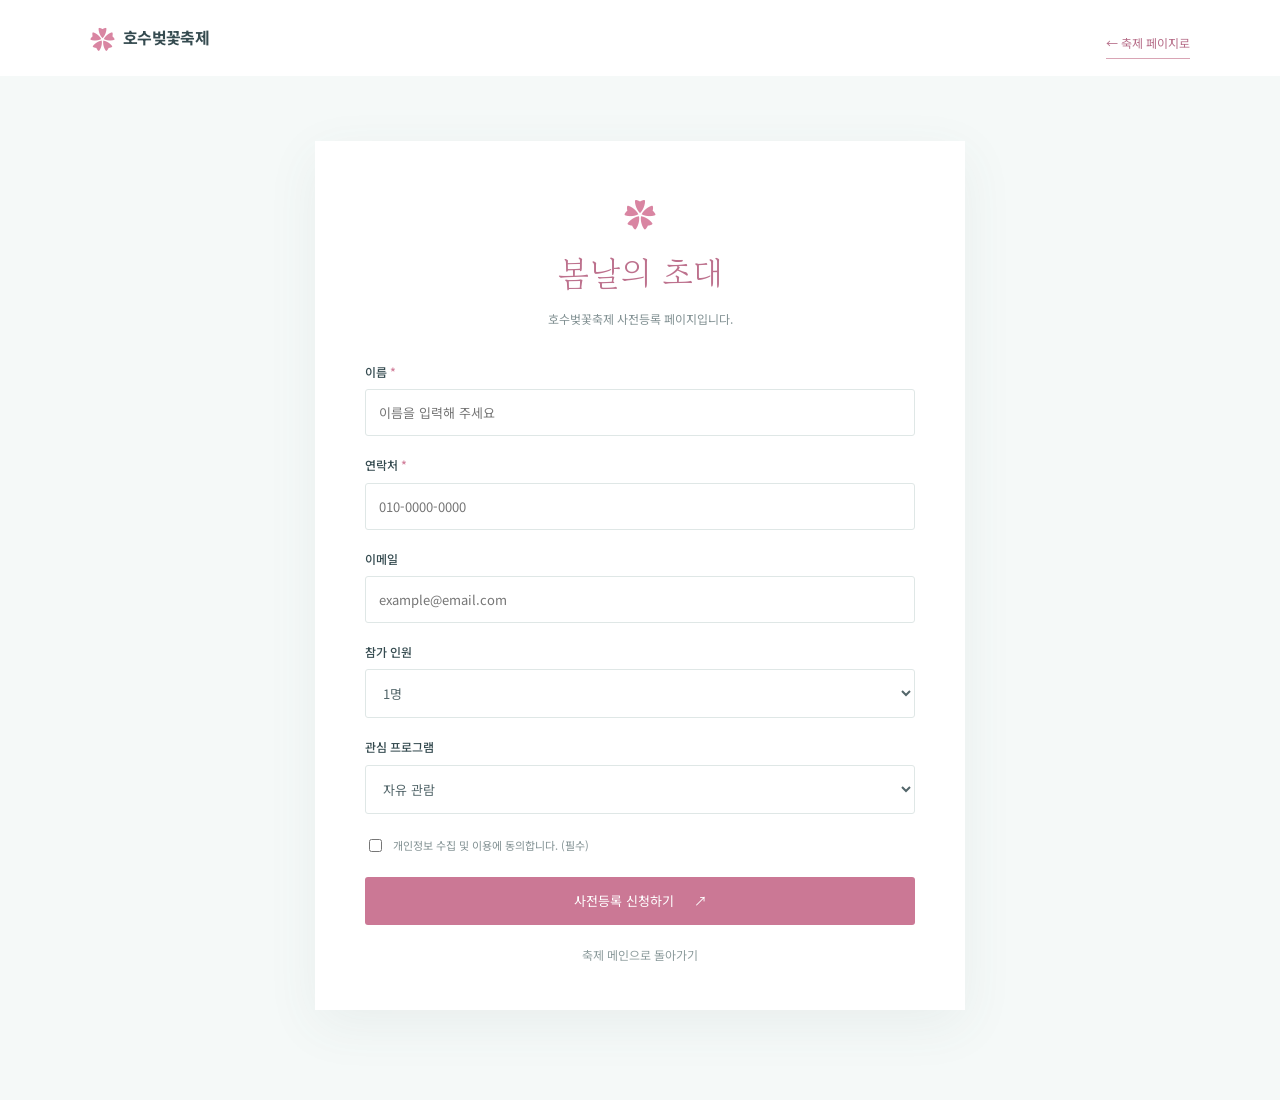
<file: register.html>
<!DOCTYPE html>
<html lang="ko">
<head>
  <meta charset="UTF-8">
  <meta name="viewport" content="width=device-width, initial-scale=1.0">
  <title>사전등록 | 호수벚꽃축제</title>
  <link rel="preconnect" href="https://fonts.googleapis.com">
  <link href="https://fonts.googleapis.com/css2?family=Gowun+Batang:wght@400;700&family=Noto+Sans+KR:wght@300;400;500;700&display=swap" rel="stylesheet">
  <link rel="stylesheet" href="css/style.css">
  <style>
    body{background:#f5f9f8}.register-wrap{width:min(650px,90%);margin:65px auto 90px;background:#fff;padding:45px 50px;box-shadow:0 15px 50px #49606012}.register-top{text-align:center;margin-bottom:32px}.register-top .brand-mark{font-size:32px}.register-top h1{font:400 34px 'Gowun Batang',serif;color:#bd718d;margin:8px 0}.register-top p{font-size:12px;color:#829193}.form-row{margin:19px 0}.form-row label{display:block;font-size:12px;font-weight:500;margin-bottom:7px}.form-row input,.form-row select{width:100%;padding:13px;border:1px solid #dfe7e6;border-radius:3px;font:13px 'Noto Sans KR',sans-serif;background:#fff;color:#53666a}.form-row input:focus,.form-row select:focus{outline:1px solid #d68ca5;border-color:#d68ca5}.required{color:#d17d99}.agree{font-size:11px;color:#829193;display:flex;gap:8px;align-items:center;margin:22px 0}.submit-btn{width:100%;justify-content:center}.back-link{display:block;text-align:center;margin-top:20px;font-size:12px;color:#8c9b9c}.success{display:none;text-align:center;padding:35px 10px}.success h2{font-size:28px;color:#bd718d}.success p{font-size:13px;color:#7d8e90}@media(max-width:600px){.register-wrap{padding:32px 22px;margin:35px auto 60px}.register-top h1{font-size:28px}}
  </style>
</head>
<body>
  <header class="site-header"><a class="brand" href="index.html"><span class="brand-mark">✿</span><span>호수벚꽃축제</span></a><a class="text-link" href="index.html">← 축제 페이지로</a></header>
  <main class="register-wrap">
    <div id="registerFormArea">
      <div class="register-top"><span class="brand-mark">✿</span><h1>봄날의 초대</h1><p>호수벚꽃축제 사전등록 페이지입니다.</p></div>
      <form id="registrationForm">
        <div class="form-row"><label for="name">이름 <span class="required">*</span></label><input id="name" name="name" required placeholder="이름을 입력해 주세요"></div>
        <div class="form-row"><label for="phone">연락처 <span class="required">*</span></label><input id="phone" name="phone" type="tel" required placeholder="010-0000-0000"></div>
        <div class="form-row"><label for="email">이메일</label><input id="email" name="email" type="email" placeholder="example@email.com"></div>
        <div class="form-row"><label for="count">참가 인원</label><select id="count" name="count"><option>1명</option><option>2명</option><option>3명</option><option>4명</option><option>5명 이상</option></select></div>
        <div class="form-row"><label for="program">관심 프로그램</label><select id="program" name="program"><option>자유 관람</option><option>봄날의 버스킹</option><option>플라워 마켓</option><option>봄빛 체험공방</option></select></div>
        <label class="agree"><input type="checkbox" required> 개인정보 수집 및 이용에 동의합니다. (필수)</label>
        <button class="button button-primary submit-btn" type="submit">사전등록 신청하기 <span>↗</span></button>
      </form>
      <a class="back-link" href="index.html">축제 메인으로 돌아가기</a>
    </div>
    <div class="success" id="successMessage"><div class="brand-mark">✿</div><h2>사전등록이 완료되었습니다!</h2><p>호수벚꽃축제에서 만나요.<br>본 페이지는 포트폴리오용 데모이며 신청 정보는 저장·전송되지 않습니다.</p><a class="button button-primary" href="index.html">메인 페이지로 돌아가기</a></div>
  </main>
  <script>
    // 데모 신청 폼: 서버 전송 없이 완료 화면만 보여줍니다.
    document.getElementById('registrationForm').addEventListener('submit', function(event) {
      event.preventDefault();
      if (!this.reportValidity()) return;
      document.getElementById('registerFormArea').style.display = 'none';
      document.getElementById('successMessage').style.display = 'block';
      window.scrollTo({top: 0, behavior: 'smooth'});
    });
  </script>
</body>
</html>
</file>
<file: css/style.css>
/* 기본 설정 */
:root{--ink:#354b50;--muted:#71878a;--pink:#d982a0;--pale:#f9edf0;--blue:#dff1f5;--cream:#fff8ee;--line:#e5e9e7}
*{box-sizing:border-box}
html{scroll-behavior:smooth}
body{margin:0;color:var(--ink);font-family:'Noto Sans KR',sans-serif;font-weight:400;line-height:1.7}
a{color:inherit;text-decoration:none}
button{font:inherit;cursor:pointer}
.site-header{height:76px;padding:0 7%;display:flex;align-items:center;justify-content:space-between;background:#fff;position:sticky;top:0;z-index:20}
.brand{display:flex;align-items:center;gap:9px;font-weight:700;letter-spacing:-.04em}
.brand-mark{font-size:25px;color:#d985a2}
.main-nav{display:flex;align-items:center;gap:34px;font-size:13px;color:#63777a}
.main-nav a:hover{color:#d47d9a}
.main-nav .nav-apply{padding:10px 21px;border-radius:30px;background:#e9a4b8;color:white}
.menu-toggle{display:none;border:0;background:none;font-size:24px;color:var(--ink)}
.hero{min-height:690px;height:min(790px,calc(100vh - 76px));position:relative;display:flex;align-items:center;overflow:hidden;background:#b9e0ed url('../assets/hosu-blossom-poster.png') center 43%/cover no-repeat}
.hero-shade{position:absolute;inset:0;background:linear-gradient(90deg,rgba(207,235,241,.86) 0%,rgba(207,235,241,.55) 43%,rgba(207,235,241,.05) 100%)}
.hero-content{position:relative;z-index:1;margin-left:12%;max-width:550px;color:#4e626b}
.eyebrow,.section-label{font-size:10px;letter-spacing:.2em;font-weight:700;color:#8a9fa1}
.hero-kicker{font-family:'Gowun Batang',serif;font-size:20px;letter-spacing:.16em;margin:0 0 8px}
.hero h1{font-family:'Gowun Batang',serif;font-size:clamp(48px,7vw,86px);font-weight:700;letter-spacing:.12em;color:#bd6687;margin:0 0 18px;line-height:1.2}
.hero-date{font-size:17px;letter-spacing:.08em;margin:0 0 3px}.hero-place{font-size:13px;color:#657d82;margin:0}
.hero-actions{display:flex;gap:12px;margin-top:32px}
.button{border:0;border-radius:3px;padding:13px 23px;font-size:13px;display:inline-flex;align-items:center;gap:20px;transition:.2s}
.button:hover{transform:translateY(-2px);box-shadow:0 8px 20px #536a6a22}
.button-primary{background:#cb7895;color:white}.button-glass{background:#ffffffa8;color:#536c70;border:1px solid #fff}
.button-outline{background:transparent;border:1px solid #d8a0b1;color:#b76e89}.button-dark{background:#526c70;color:white}
.scroll-cue{position:absolute;bottom:28px;left:50%;transform:translateX(-50%);font-size:9px;letter-spacing:.2em;color:#668187;display:flex;align-items:center;gap:10px}
.scroll-cue span{height:1px;width:30px;background:#668187}.hero-caption{position:absolute;right:5%;bottom:30px;font-size:9px;letter-spacing:.22em;color:#718b8e}
.section-wrap{width:min(1120px,84%);margin:auto;padding:110px 0}
.intro-grid{display:grid;grid-template-columns:1fr 1fr;gap:10%;align-items:end;margin:35px 0 60px}
.script-word{font-family:'Gowun Batang',serif;color:#d78da5;font-style:italic;font-size:20px;margin:0 0 10px}
h2{font-family:'Gowun Batang',serif;font-size:clamp(31px,4vw,46px);line-height:1.45;font-weight:400;letter-spacing:-.04em;margin:12px 0}
h2 em{font-style:normal;color:#ce829c}
.intro-copy{font-size:14px;color:#718184;line-height:2}.intro-copy p{margin:0 0 13px}
.text-link{display:inline-block;margin-top:16px;font-size:12px;color:#b66d88;border-bottom:1px solid #d9a5b5;padding-bottom:5px}
.info-ribbon{display:grid;grid-template-columns:repeat(3,1fr);border-top:1px solid var(--line);border-bottom:1px solid var(--line);padding:25px 0}
.info-ribbon div{padding-left:30px;border-right:1px solid var(--line)}.info-ribbon div:first-child{padding-left:0}.info-ribbon div:last-child{border:0}
.info-ribbon span{display:block;font-size:9px;letter-spacing:.2em;color:#a0adae}.info-ribbon strong{font-size:15px;font-weight:500}
.program-section{background:#f7faf9;padding:95px 0 110px}
.section-heading{display:flex;align-items:end;justify-content:space-between;gap:25px;margin:20px 0 40px}
.program-grid{display:grid;grid-template-columns:repeat(5,1fr);gap:13px}
.program-card{min-height:260px;padding:22px 18px;position:relative;border-radius:3px;transition:.25s}
.program-card:hover{transform:translateY(-6px)}
.card-pink{background:#f8e8ed}.card-blue{background:#e5f1f4}.card-cream{background:#f8f1e6}.card-green{background:#eaf1e9}.card-lilac{background:#efebf5}
.program-number{font-size:10px;letter-spacing:.15em;color:#9c9d9a}.program-icon{font-size:30px;margin:22px 0 8px}
.program-card h3{font-family:'Gowun Batang',serif;font-size:19px;margin:0 0 8px}.program-card p{font-size:11px;color:#778487;min-height:57px;line-height:1.8;margin:0}.program-card>span{font-size:9px;color:#a27c88}
.schedule-section .section-heading{margin-bottom:35px}.section-desc{font-size:13px;color:#8a999a}
.schedule-preview{display:grid;grid-template-columns:90px 1fr 90px 1fr 90px 1fr;border-top:1px solid var(--line);border-bottom:1px solid var(--line);padding:28px 0;gap:15px;align-items:center}
.schedule-date{text-align:center;border-right:1px solid var(--line);line-height:1.2}.schedule-date span,.schedule-date small{display:block;font-size:9px;letter-spacing:.15em;color:#a1adae}.schedule-date strong{font-family:'Gowun Batang',serif;font-size:36px;color:#cc819b}
.schedule-detail h3{font-family:'Gowun Batang',serif;font-size:15px;margin:7px 0 2px}.schedule-detail p{font-size:10px;color:#8a999a;margin:0}.tag{font-size:8px;letter-spacing:.12em;color:#c17b94}
.visit-section{background:#f5f9f8}.visit-grid{display:grid;grid-template-columns:1fr 1fr;gap:8%;align-items:center}.visit-grid>div:first-child>p{font-size:13px;line-height:2;color:#718184;margin:24px 0}
.visit-meta{display:flex;gap:20px;font-size:11px;color:#9b7c87}.lake-art{height:340px;position:relative;overflow:hidden;background:linear-gradient(160deg,#d8edf0 0 43%,#b5dce0 44% 100%);border-radius:48% 48% 3px 3px}
.lake-sun{position:absolute;width:110px;height:110px;border-radius:50%;background:#f7d9d8;top:45px;right:20%;opacity:.85}
.lake-line{position:absolute;width:150%;height:170px;border-radius:50%;background:#91c6ca;left:-25%;bottom:-55px;border-top:13px solid #f3c7d2;transform:rotate(-8deg)}
.lake-label{position:absolute;left:12%;top:42%;font-family:'Gowun Batang',serif;font-size:21px;letter-spacing:.12em;color:#fff;line-height:1.5}
.petal{position:absolute;color:#fff;font-size:45px;text-shadow:0 2px 10px #d98ba355}.p1{top:18%;left:17%}.p2{top:28%;right:12%;font-size:30px}.p3{top:65%;right:24%;font-size:24px}
.closing-cta{text-align:center;padding:100px 20px;background:#e7f3f4 url('../assets/hosu-blossom-poster.png') center 48%/cover no-repeat;background-blend-mode:screen}
.closing-cta>p{font-size:9px;letter-spacing:.25em;color:#8a9fa1}.closing-cta h2{font-size:clamp(28px,4vw,42px);margin:20px 0 28px;color:#566d72}
footer{padding:35px 8%;display:flex;align-items:center;justify-content:space-between;gap:20px;color:#94a1a2;font-size:10px}footer p{margin:0}footer small{font-size:8px;letter-spacing:.1em}
.modal{border:0;border-radius:8px;padding:0;width:min(590px,calc(100% - 32px));max-height:80vh;box-shadow:0 20px 80px #263b3b33;color:var(--ink)}
.modal::backdrop{background:#253c42a6;backdrop-filter:blur(3px)}
.modal-head{padding:27px 30px 20px;background:#f7eff1;display:flex;justify-content:space-between;align-items:start}
.modal-head h2{font-size:27px;margin:5px 0 0}.modal-close{border:0;background:none;font-size:28px;color:#8c777d;line-height:1}
.modal-body{padding:20px 30px 30px}.timetable-row{display:grid;grid-template-columns:75px 1fr;gap:15px;padding:17px 0;border-bottom:1px solid var(--line);font-size:13px}.timetable-row b{color:#c27893}.modal-note{font-size:10px;color:#a0a9a9;margin:20px 0 0}.program-list>div{padding:16px 0;border-bottom:1px solid var(--line)}.program-list b,.program-list span{display:block}.program-list b{font-size:14px}.program-list span{font-size:11px;color:#8a999a;margin-top:4px}
@media(max-width:900px){.program-grid{grid-template-columns:repeat(3,1fr)}.schedule-preview{grid-template-columns:75px 1fr;row-gap:20px}.schedule-date:nth-of-type(3),.schedule-date:nth-of-type(5){border-left:0}.visit-grid{gap:4%}}
@media(max-width:650px){.site-header{height:64px;padding:0 6%}.menu-toggle{display:block}.main-nav{display:none;position:absolute;top:64px;left:0;right:0;background:#fff;padding:18px 7% 25px;box-shadow:0 10px 20px #33444412;flex-direction:column;align-items:stretch;gap:16px}.main-nav.open{display:flex}.main-nav .nav-apply{text-align:center}.hero{height:690px;min-height:600px;background-position:59% center}.hero-shade{background:linear-gradient(90deg,#d8edf0e8,#d8edf0a8 60%,#d8edf044)}.hero-content{margin:0 7%;padding-top:30px}.hero h1{font-size:53px}.hero-kicker{font-size:16px}.hero-date{font-size:13px}.hero-actions{flex-wrap:wrap}.hero-caption{display:none}.section-wrap{width:86%;padding:75px 0}.intro-grid,.visit-grid{grid-template-columns:1fr;gap:20px}.intro-grid{margin:25px 0 40px}.info-ribbon{gap:10px}.info-ribbon div{padding-left:10px}.info-ribbon strong{font-size:11px}.info-ribbon span{font-size:8px}.program-section{padding:70px 0}.section-heading{align-items:start;flex-direction:column}.section-heading .button{align-self:flex-start}.program-grid{grid-template-columns:repeat(2,1fr)}.program-card{min-height:235px;padding:18px 14px}.program-card p{min-height:65px}.schedule-preview{grid-template-columns:70px 1fr}.schedule-date{grid-column:1}.schedule-detail{grid-column:2}.lake-art{height:260px;margin-top:20px}.closing-cta{padding:75px 18px}footer{padding:28px 7%;display:block}footer p{margin:12px 0}footer small{display:block}.modal-head{padding:22px}.modal-body{padding:15px 22px 25px}.timetable-row{font-size:11px;grid-template-columns:62px 1fr}}
</file>
